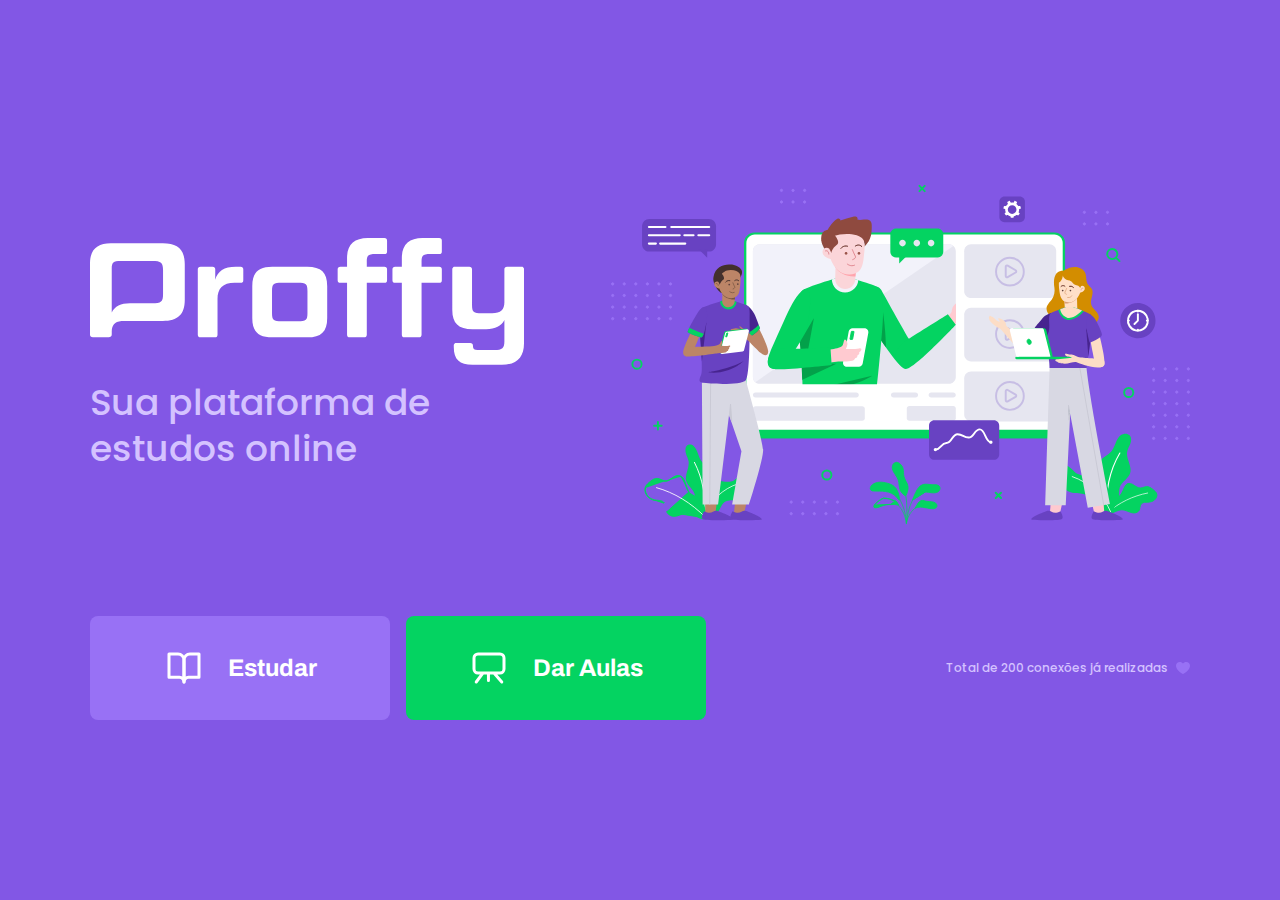
<file: src/views/index.html>
<!DOCTYPE html>
<html lang="pt_br"> <!-- lang é um atributo que define a linguagem do documento-->
<head>
    <meta charset="UTF-8">
    <meta name="viewport" content="width=device-width, initial-scale=1.0">
    <meta name="theme-color" content="#8257E5">

    <title>Proffy | Sua plataforma de estudos online</title>

    <link rel="shortcut icon" href="/images/favicon.png" type="image/png">
    <link rel="stylesheet" href="/styles/main.css">
    <link rel="stylesheet" href="/styles/partials/page-landing.css">  
    <link href="https://fonts.googleapis.com/css2?family=Archivo:wght@400;700&amp;family=Poppins:wght@400;600&amp;display=swap" rel="stylesheet">
         
</head>
<body id="page-landing">
    
    <div id="container">
        <div class="logo-container">
            <img src="/images/logo.svg" alt="Proffy"> <!-- alt - acessibilidade e tb caso não encontre o src, o alt será exposto-->
            <h2>Sua plataforma de estudos online</h2>
            
        </div>
        
        <img class="hero-image" src="/images/landing.svg" alt="Plataforma de Estudos">
     
        <div class="buttons-container">
            <a class="study" href="/study">
                <img src="/images/icons/study.svg" alt="Estudar">
                Estudar
            </a>
            <a class="give-classes" href="/give-classes">
                <img src="/images/icons/give-classes.svg" alt="Dar Aulas">
                Dar Aulas
            </a>
        </div>

        <p class="total-connections">
            Total de 200 conexões já realizadas
            <img src="/images/icons/purple-heart.svg" alt="Coração roxo">
        </p>              

    </div>
    
</body>
</html>
</file>
<file: styles/main.css>
/* CSS - Cascading StyleSheet */

:root {
    /* variáveis css */
    --color-background: #F0F0F7;
    --color-primary-lighter: #9871F5;
    --color-primary-light: #916BEA;
    --color-primary: #8257E5;
    --color-primary-dark: #774DD6;
    --color-primary-darker: #6842c2;
    --color-secondary: #04D361;
    --color-secondary-dark: #04BF58;
    --color-title-in-primary: #FFFFFF;
    --color-text-in-primary: #D4C2FF;
    --color-text-title: #32264D;
    --color-text-complement: #9C98A6;
    --color-text-base: #6A6180;
    --color-line-in-white: #E6E6F0;
    --color-input-background: #F8F8FC;
    --color-button-text: #FFFFFF;
    --color-box-base: #FFFFFF;
    --color-box-footer: #FAFAFC;
    --color-small-info: #C1BCCC;
    /* tamanho da fonte padrão -> 16px = 100% = 1rem */
    font-size: 60%; /* controle das medidas rem */
}

* {
    margin: 0;
    padding: 0;
    box-sizing: border-box;
}

html,
body {
    height: 100vh; /* vw = viewport height */
}

body{
    background-color: var (-color-background);
    display: flex; /* flex - um elemento ao lado do outro */
    align-items: center; /* alinhamento vertical */
    justify-content: center; /* alinhamento  horizontal */
}

body,
input,
button,
textarea {
    font: 500 1.6rem Poppins; /* font-weight, font-size, font-family */
    color: var(--color-text-base);
}

#container {
    width: 90vw; 
    max-width: 700px;
}

@media (min-width: 700px) {
    :root {
        font-size: 62.5%; /* todo 1rem vai ser relativo a 10px */
    }
}
</file>
<file: styles/partials/page-landing.css>
#page-landing {
    background-color: var(--color-primary);
}

#page-landing #container {
    color: var(--color-text-in-primary);
}

.logo-container img {
    height: 10rem;
}

.logo-container {
    text-align: center;
    margin-bottom: 3.2rem;
}

.logo-container h2 {
    font-weight: 500;
    font-size: 3.6rem;
    line-height: 4.6rem; /* espaçamento entre linhas */
    margin-top: 0.8rem;
}

.hero-image {
    width: 100%;
}

.buttons-container {
    display: flex;
    justify-content: center; /* display flex e justify-content funcionam em conjunto */
    margin: 3.2rem 0;
}

.buttons-container a {
    width: 30rem;
    height: 10.4rem;   

    border-radius: 0.8rem;
    margin-right: 1.6rem;

    font: 700 2.4rem Archivo;

    display: flex;
    align-items: center;
    justify-content: center;

    text-decoration: none;

    transition: background 0.2s;

    color: var(--color-button-text);
}

.buttons-container a img {
    width: 4rem;
    margin-right: 2.4rem;
}

.buttons-container a.study {
    background: var(--color-primary-lighter);
}

.buttons-container a.study:hover {
    background: var(--color-primary-light);
}

.buttons-container a.give-classes {
    background: var(--color-secondary);
    margin-right: 0;
}

.buttons-container a.give-classes:hover {
    background: var(--color-secondary-dark);
}

.total-connections {
    font-size: 1.8rem;

    display: flex;
    align-items: center; /* em conjunto com display flex, alinha os itens */
    justify-content: center; /* centraliza o conteúdo */
}

.total-connections img {
    margin-left: 0.8rem;
}

@media (max-width: 699px) {
    :root {
        font-size: 40%;
    }
}

@media (min-width: 1100px) {
    #page-landing #container {
        max-width: 1100px;
        display: grid; /* define sistema de grid (colunas/linhas) */
        grid-template-columns: 2fr 1fr 2fr;
        grid-template-rows:  350px 1fr;
        grid-template-areas: 
        "proffy image image"
        "button button texting";
        column-gap: 87px;
        row-gap: 86px;

    }

    .logo-container {
        grid-area: proffy;
        text-align: initial;
        align-self: center; /* o conteúdo do grid está alinhado ao centro */
        margin: 0;
    }

    .logo-container img {
        height: 127px;
        
    }
    
    .hero-image {
        grid-area: image;
        height: 350px;
    }

    .buttons-container {
        grid-area: button;
        justify-content: flex-start;
        margin: 0;
    }

    .total-connections {
        grid-area: texting;
        justify-self: end;
        font-size: 1.2rem;
    }

}
</file>
